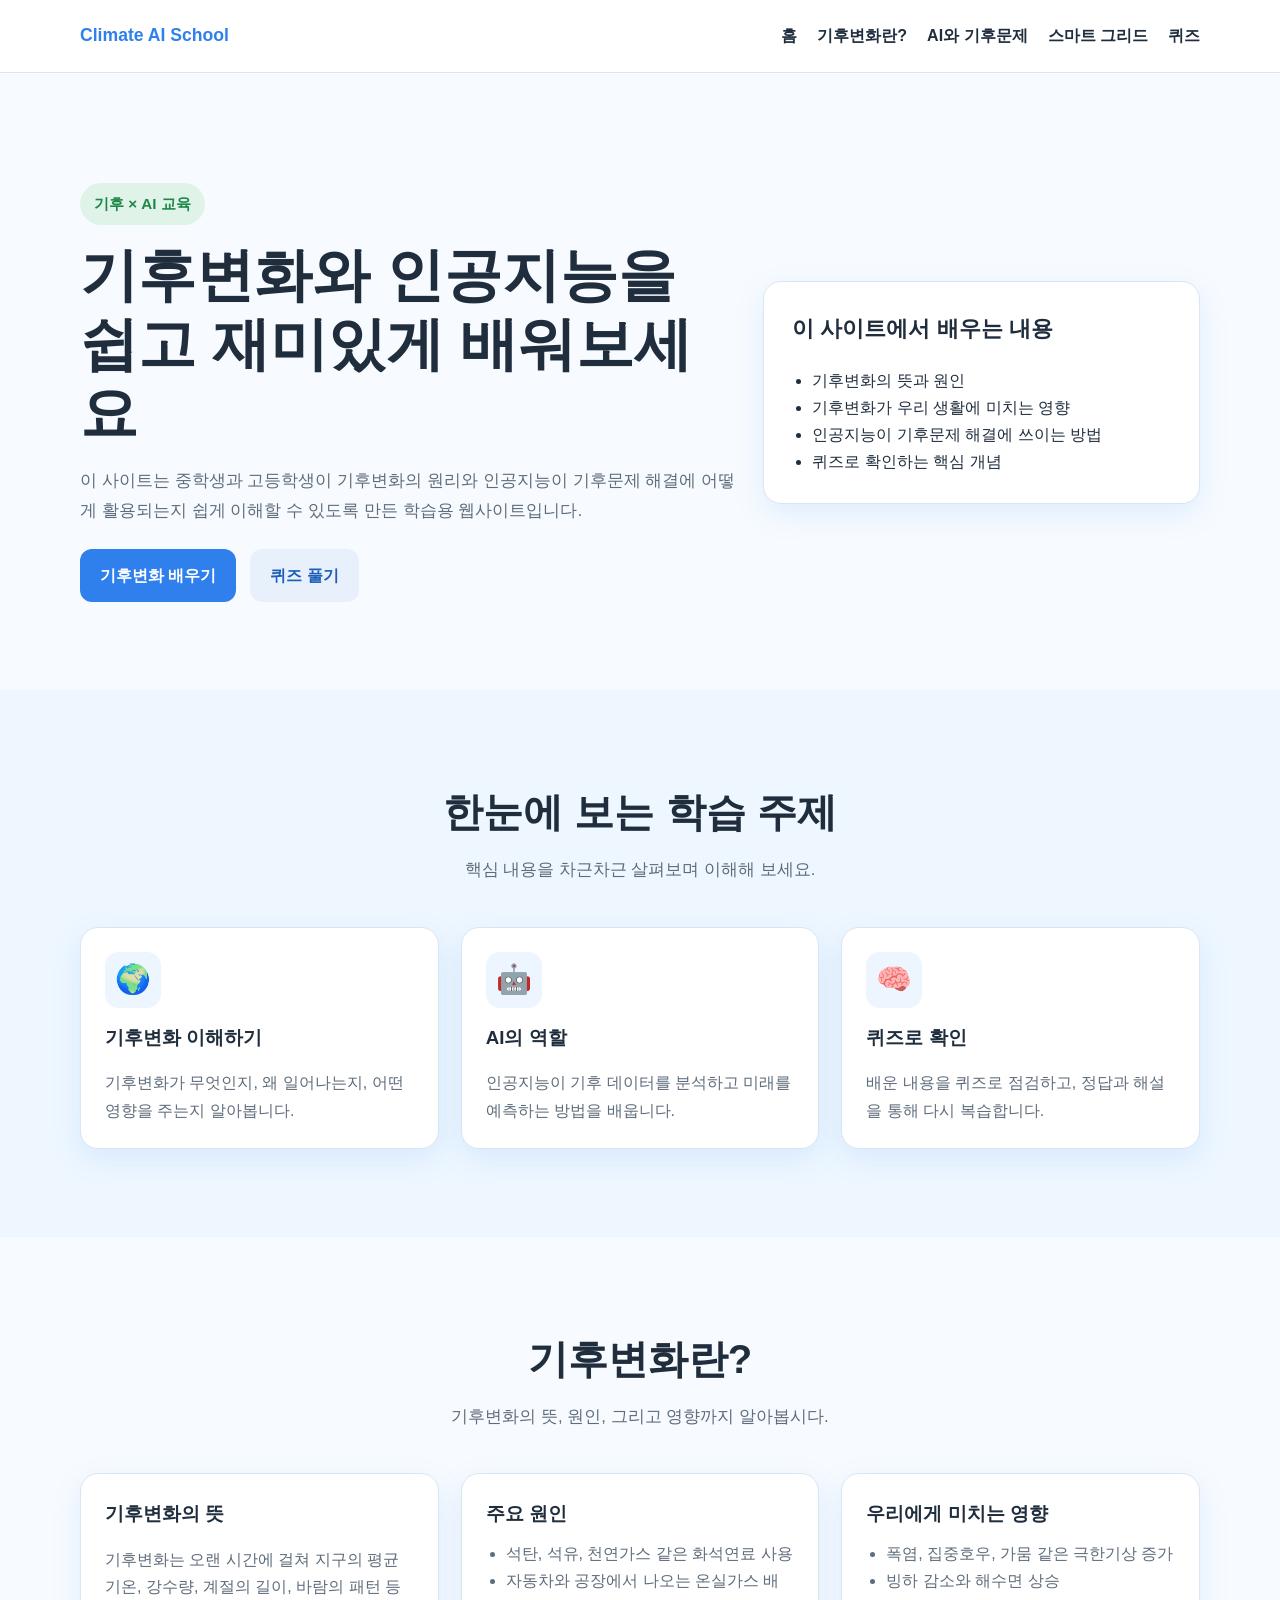
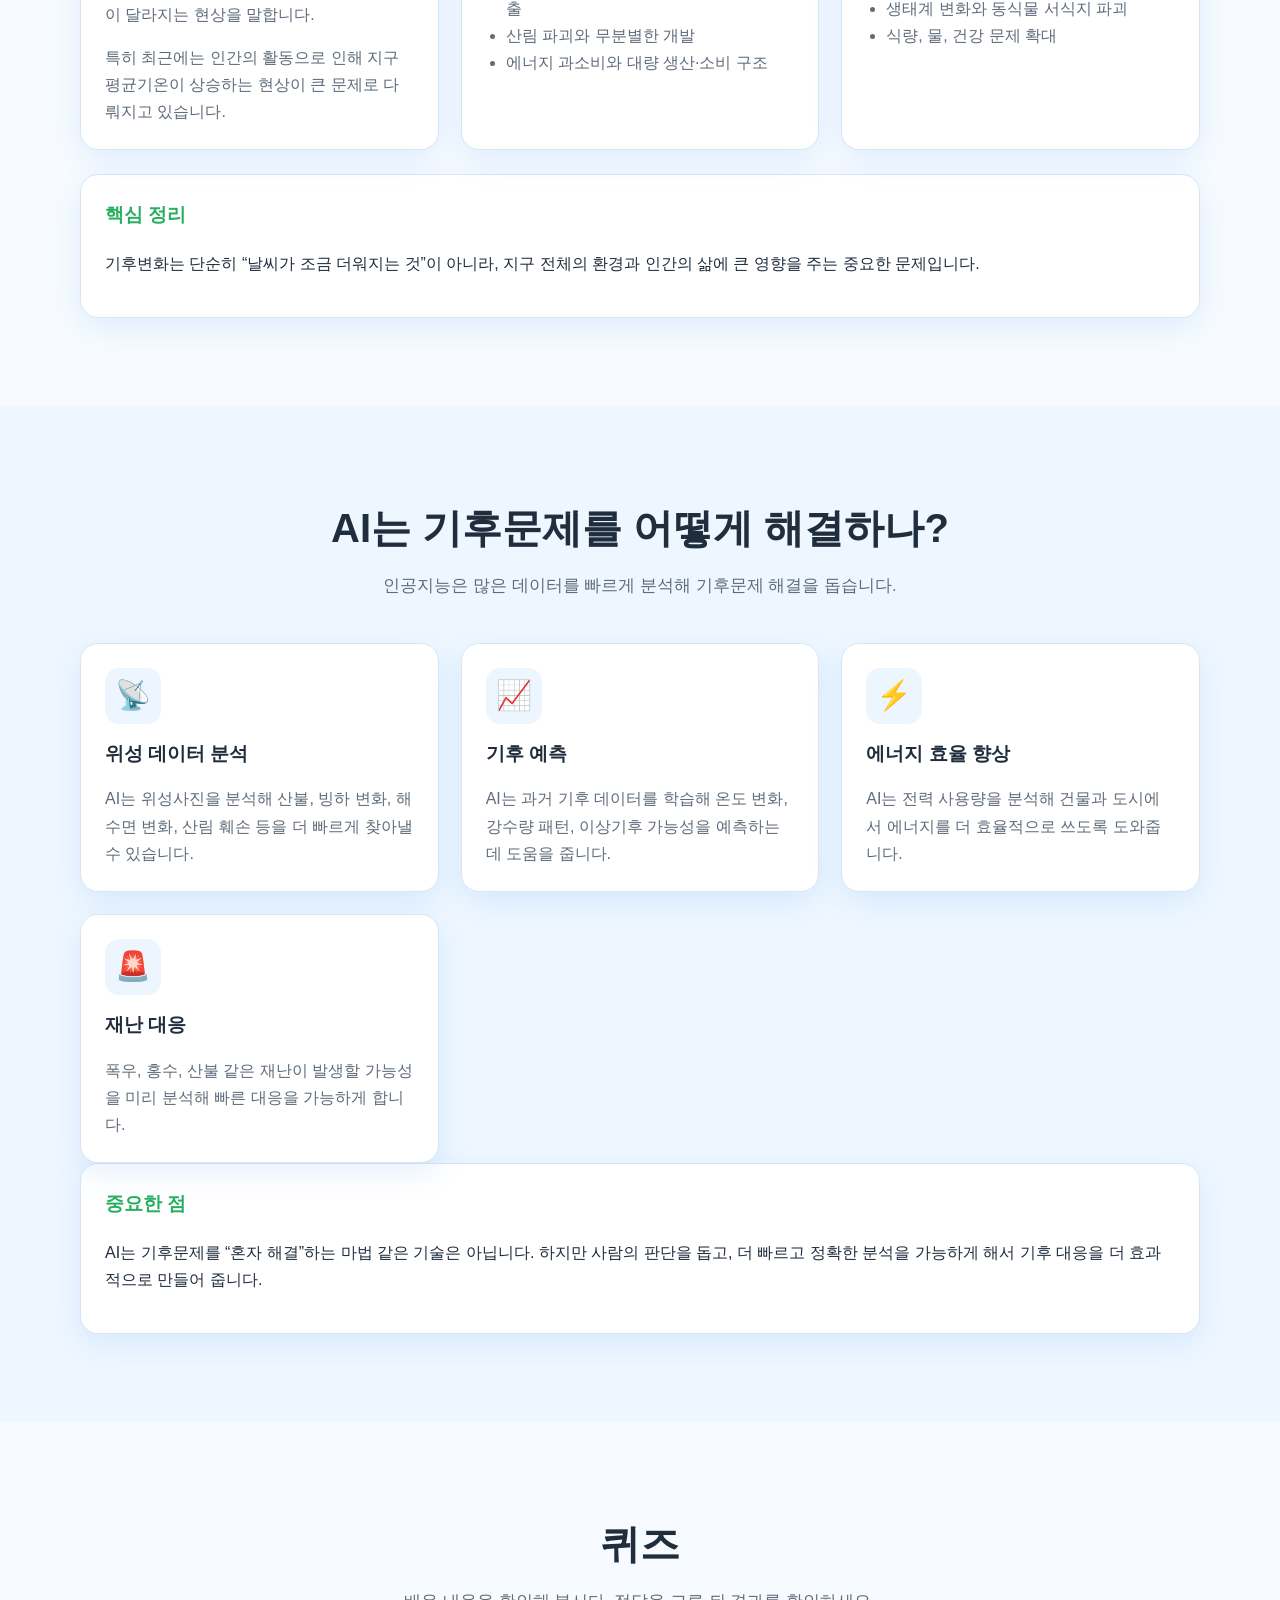
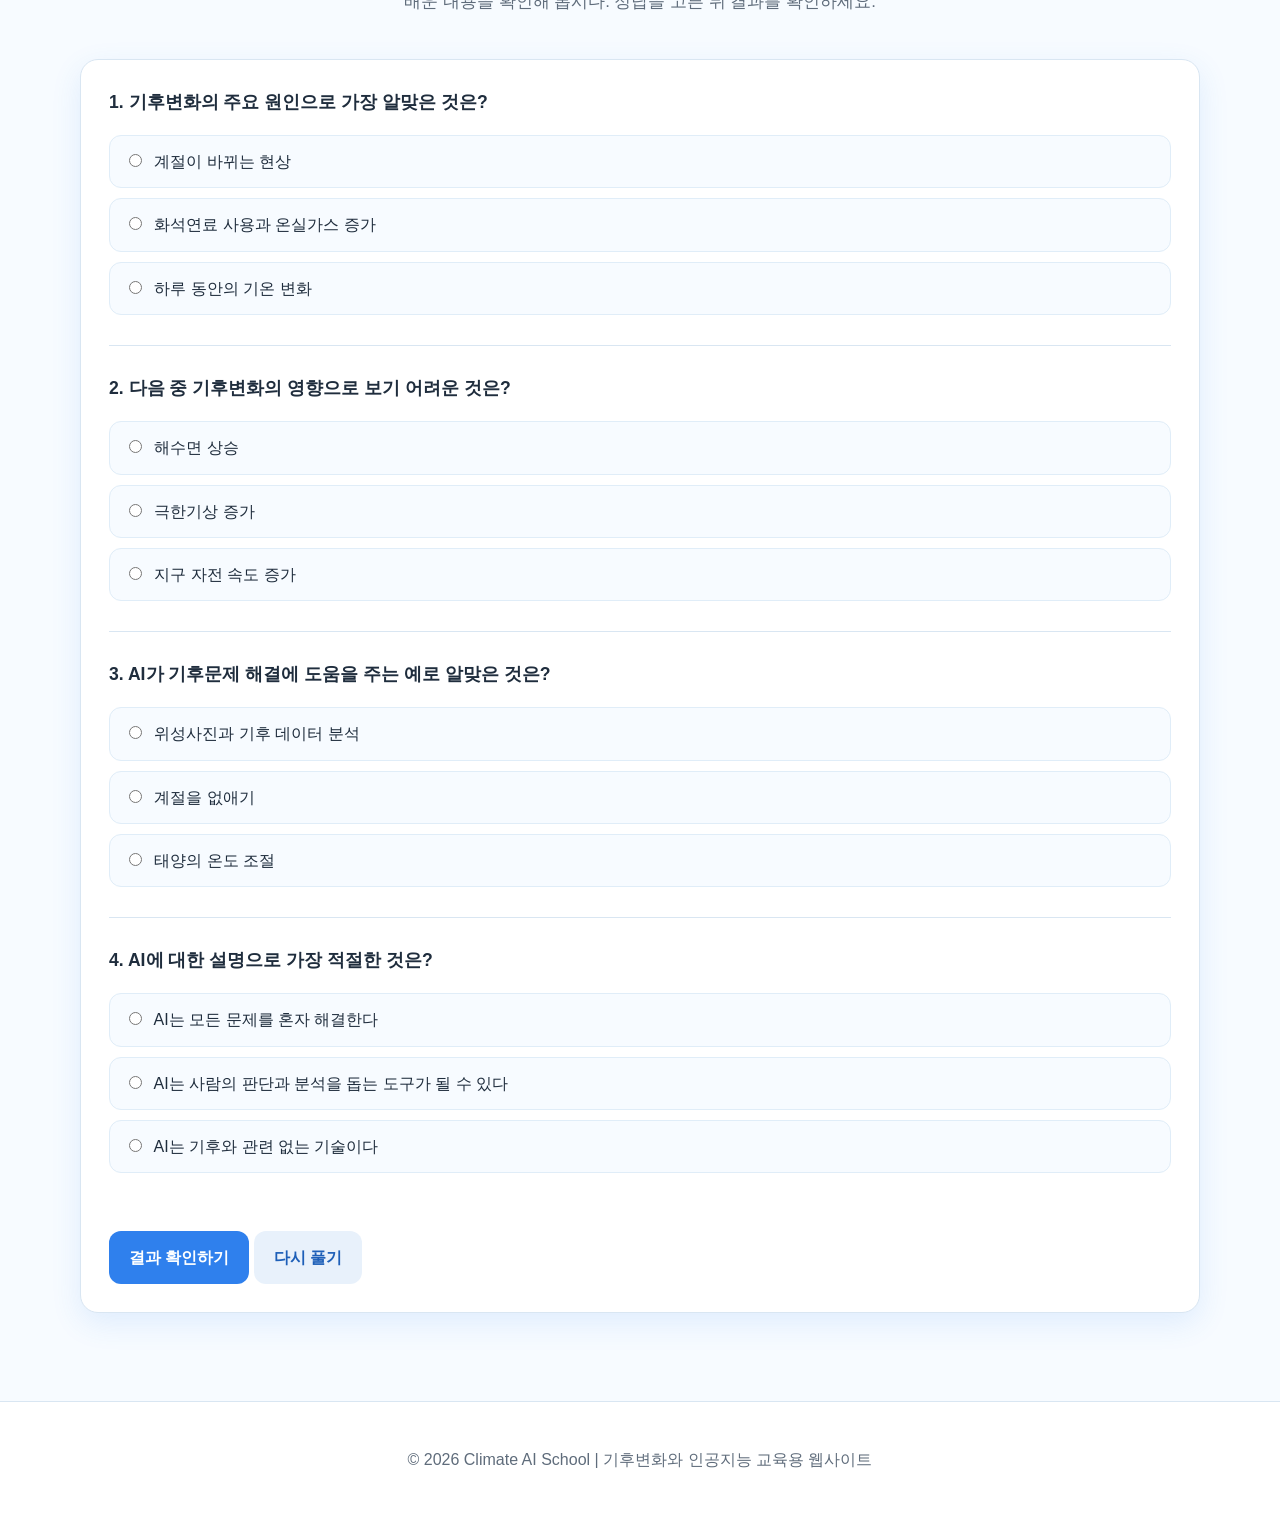
<file: index.html>
<!DOCTYPE html>
<html lang="ko">
<head>
  <meta charset="UTF-8" />
  <meta name="viewport" content="width=device-width, initial-scale=1.0" />
  <title>Climate AI School | 기후변화와 인공지능 학습 사이트</title>
  <meta
    name="description"
    content="중학생과 고등학생을 위한 기후변화와 인공지능 한국어 교육용 웹사이트"
  />
  <link rel="stylesheet" href="style.css" />
</head>
<body>
  <header class="site-header">
    <div class="container nav-wrap">
      <a href="#home" class="logo">Climate AI School</a>

      <button class="menu-toggle" id="menuToggle" aria-label="메뉴 열기">
        ☰
      </button>

      <nav class="nav" id="navMenu">
        <a href="#home">홈</a>
        <a href="#climate">기후변화란?</a>
        <a href="#ai">AI와 기후문제</a>
        <a href="./smart-grid/" target="_blank" rel="noopener noreferrer">  스마트 그리드</a>
        <a href="#quiz">퀴즈</a>
      </nav>
    </div>
  </header>

  <main>
    <!-- 홈 -->
    <section id="home" class="hero section">
      <div class="container hero-grid">
        <div class="hero-text">
          <span class="badge">기후 × AI 교육</span>
          <h1>기후변화와 인공지능을<br />쉽고 재미있게 배워보세요</h1>
          <p>
            이 사이트는 중학생과 고등학생이 기후변화의 원리와
            인공지능이 기후문제 해결에 어떻게 활용되는지 쉽게 이해할 수 있도록 만든
            학습용 웹사이트입니다.
          </p>
          <div class="hero-buttons">
            <a href="#climate" class="btn primary">기후변화 배우기</a>
            <a href="#quiz" class="btn secondary">퀴즈 풀기</a>
          </div>
        </div>

        <div class="hero-card">
          <h2>이 사이트에서 배우는 내용</h2>
          <ul>
            <li>기후변화의 뜻과 원인</li>
            <li>기후변화가 우리 생활에 미치는 영향</li>
            <li>인공지능이 기후문제 해결에 쓰이는 방법</li>
            <li>퀴즈로 확인하는 핵심 개념</li>
          </ul>
        </div>
      </div>
    </section>

    <!-- 홈 카드 -->
    <section class="section soft-bg">
      <div class="container">
        <div class="section-title">
          <h2>한눈에 보는 학습 주제</h2>
          <p>핵심 내용을 차근차근 살펴보며 이해해 보세요.</p>
        </div>

        <div class="card-grid">
          <article class="info-card">
            <div class="card-icon">🌍</div>
            <h3>기후변화 이해하기</h3>
            <p>
              기후변화가 무엇인지, 왜 일어나는지, 어떤 영향을 주는지 알아봅니다.
            </p>
          </article>

          <article class="info-card">
            <div class="card-icon">🤖</div>
            <h3>AI의 역할</h3>
            <p>
              인공지능이 기후 데이터를 분석하고 미래를 예측하는 방법을 배웁니다.
            </p>
          </article>

          <article class="info-card">
            <div class="card-icon">🧠</div>
            <h3>퀴즈로 확인</h3>
            <p>
              배운 내용을 퀴즈로 점검하고, 정답과 해설을 통해 다시 복습합니다.
            </p>
          </article>
        </div>
      </div>
    </section>

    <!-- 기후변화란 -->
    <section id="climate" class="section">
      <div class="container">
        <div class="section-title">
          <h2>기후변화란?</h2>
          <p>기후변화의 뜻, 원인, 그리고 영향까지 알아봅시다.</p>
        </div>

        <div class="content-grid">
          <article class="content-card">
            <h3>기후변화의 뜻</h3>
            <p>
              기후변화는 오랜 시간에 걸쳐 지구의 평균 기온, 강수량, 계절의 길이,
              바람의 패턴 등이 달라지는 현상을 말합니다.
            </p>
            <p>
              특히 최근에는 인간의 활동으로 인해 지구 평균기온이 상승하는
              현상이 큰 문제로 다뤄지고 있습니다.
            </p>
          </article>

          <article class="content-card">
            <h3>주요 원인</h3>
            <ul class="list">
              <li>석탄, 석유, 천연가스 같은 화석연료 사용</li>
              <li>자동차와 공장에서 나오는 온실가스 배출</li>
              <li>산림 파괴와 무분별한 개발</li>
              <li>에너지 과소비와 대량 생산·소비 구조</li>
            </ul>
          </article>

          <article class="content-card">
            <h3>우리에게 미치는 영향</h3>
            <ul class="list">
              <li>폭염, 집중호우, 가뭄 같은 극한기상 증가</li>
              <li>빙하 감소와 해수면 상승</li>
              <li>생태계 변화와 동식물 서식지 파괴</li>
              <li>식량, 물, 건강 문제 확대</li>
            </ul>
          </article>
        </div>

        <div class="highlight-box">
          <h3>핵심 정리</h3>
          <p>
            기후변화는 단순히 “날씨가 조금 더워지는 것”이 아니라,
            지구 전체의 환경과 인간의 삶에 큰 영향을 주는 중요한 문제입니다.
          </p>
        </div>
      </div>
    </section>

    <!-- AI는 기후문제를 어떻게 해결하나 -->
    <section id="ai" class="section soft-bg">
      <div class="container">
        <div class="section-title">
          <h2>AI는 기후문제를 어떻게 해결하나?</h2>
          <p>
            인공지능은 많은 데이터를 빠르게 분석해 기후문제 해결을 돕습니다.
          </p>
        </div>

        <div class="card-grid">
          <article class="info-card">
            <div class="card-icon">📡</div>
            <h3>위성 데이터 분석</h3>
            <p>
              AI는 위성사진을 분석해 산불, 빙하 변화, 해수면 변화, 산림 훼손 등을
              더 빠르게 찾아낼 수 있습니다.
            </p>
          </article>

          <article class="info-card">
            <div class="card-icon">📈</div>
            <h3>기후 예측</h3>
            <p>
              AI는 과거 기후 데이터를 학습해 온도 변화, 강수량 패턴,
              이상기후 가능성을 예측하는 데 도움을 줍니다.
            </p>
          </article>

          <article class="info-card">
            <div class="card-icon">⚡</div>
            <h3>에너지 효율 향상</h3>
            <p>
              AI는 전력 사용량을 분석해 건물과 도시에서 에너지를 더 효율적으로
              쓰도록 도와줍니다.
            </p>
          </article>

          <article class="info-card">
            <div class="card-icon">🚨</div>
            <h3>재난 대응</h3>
            <p>
              폭우, 홍수, 산불 같은 재난이 발생할 가능성을 미리 분석해
              빠른 대응을 가능하게 합니다.
            </p>
          </article>
        </div>

        <div class="highlight-box">
          <h3>중요한 점</h3>
          <p>
            AI는 기후문제를 “혼자 해결”하는 마법 같은 기술은 아닙니다.
            하지만 사람의 판단을 돕고, 더 빠르고 정확한 분석을 가능하게 해서
            기후 대응을 더 효과적으로 만들어 줍니다.
          </p>
        </div>
      </div>
    </section>

    <!-- 퀴즈 -->
    <section id="quiz" class="section">
      <div class="container">
        <div class="section-title">
          <h2>퀴즈</h2>
          <p>배운 내용을 확인해 봅시다. 정답을 고른 뒤 결과를 확인하세요.</p>
        </div>

        <div class="quiz-box">
          <form id="quizForm">
            <div class="quiz-item">
              <h3>1. 기후변화의 주요 원인으로 가장 알맞은 것은?</h3>
              <label><input type="radio" name="q1" value="a" /> 계절이 바뀌는 현상</label>
              <label><input type="radio" name="q1" value="b" /> 화석연료 사용과 온실가스 증가</label>
              <label><input type="radio" name="q1" value="c" /> 하루 동안의 기온 변화</label>
            </div>

            <div class="quiz-item">
              <h3>2. 다음 중 기후변화의 영향으로 보기 어려운 것은?</h3>
              <label><input type="radio" name="q2" value="a" /> 해수면 상승</label>
              <label><input type="radio" name="q2" value="b" /> 극한기상 증가</label>
              <label><input type="radio" name="q2" value="c" /> 지구 자전 속도 증가</label>
            </div>

            <div class="quiz-item">
              <h3>3. AI가 기후문제 해결에 도움을 주는 예로 알맞은 것은?</h3>
              <label><input type="radio" name="q3" value="a" /> 위성사진과 기후 데이터 분석</label>
              <label><input type="radio" name="q3" value="b" /> 계절을 없애기</label>
              <label><input type="radio" name="q3" value="c" /> 태양의 온도 조절</label>
            </div>

            <div class="quiz-item">
              <h3>4. AI에 대한 설명으로 가장 적절한 것은?</h3>
              <label><input type="radio" name="q4" value="a" /> AI는 모든 문제를 혼자 해결한다</label>
              <label><input type="radio" name="q4" value="b" /> AI는 사람의 판단과 분석을 돕는 도구가 될 수 있다</label>
              <label><input type="radio" name="q4" value="c" /> AI는 기후와 관련 없는 기술이다</label>
            </div>

            <button type="button" class="btn primary" id="submitQuiz">결과 확인하기</button>
            <button type="reset" class="btn secondary" id="resetQuiz">다시 풀기</button>
          </form>

          <div class="quiz-result" id="quizResult" aria-live="polite"></div>
        </div>
      </div>
    </section>
  </main>

  <footer class="site-footer">
    <div class="container">
      <p>© 2026 Climate AI School | 기후변화와 인공지능 교육용 웹사이트</p>
    </div>
  </footer>

  <script src="script.js"></script>
</body>
</html>
</file>
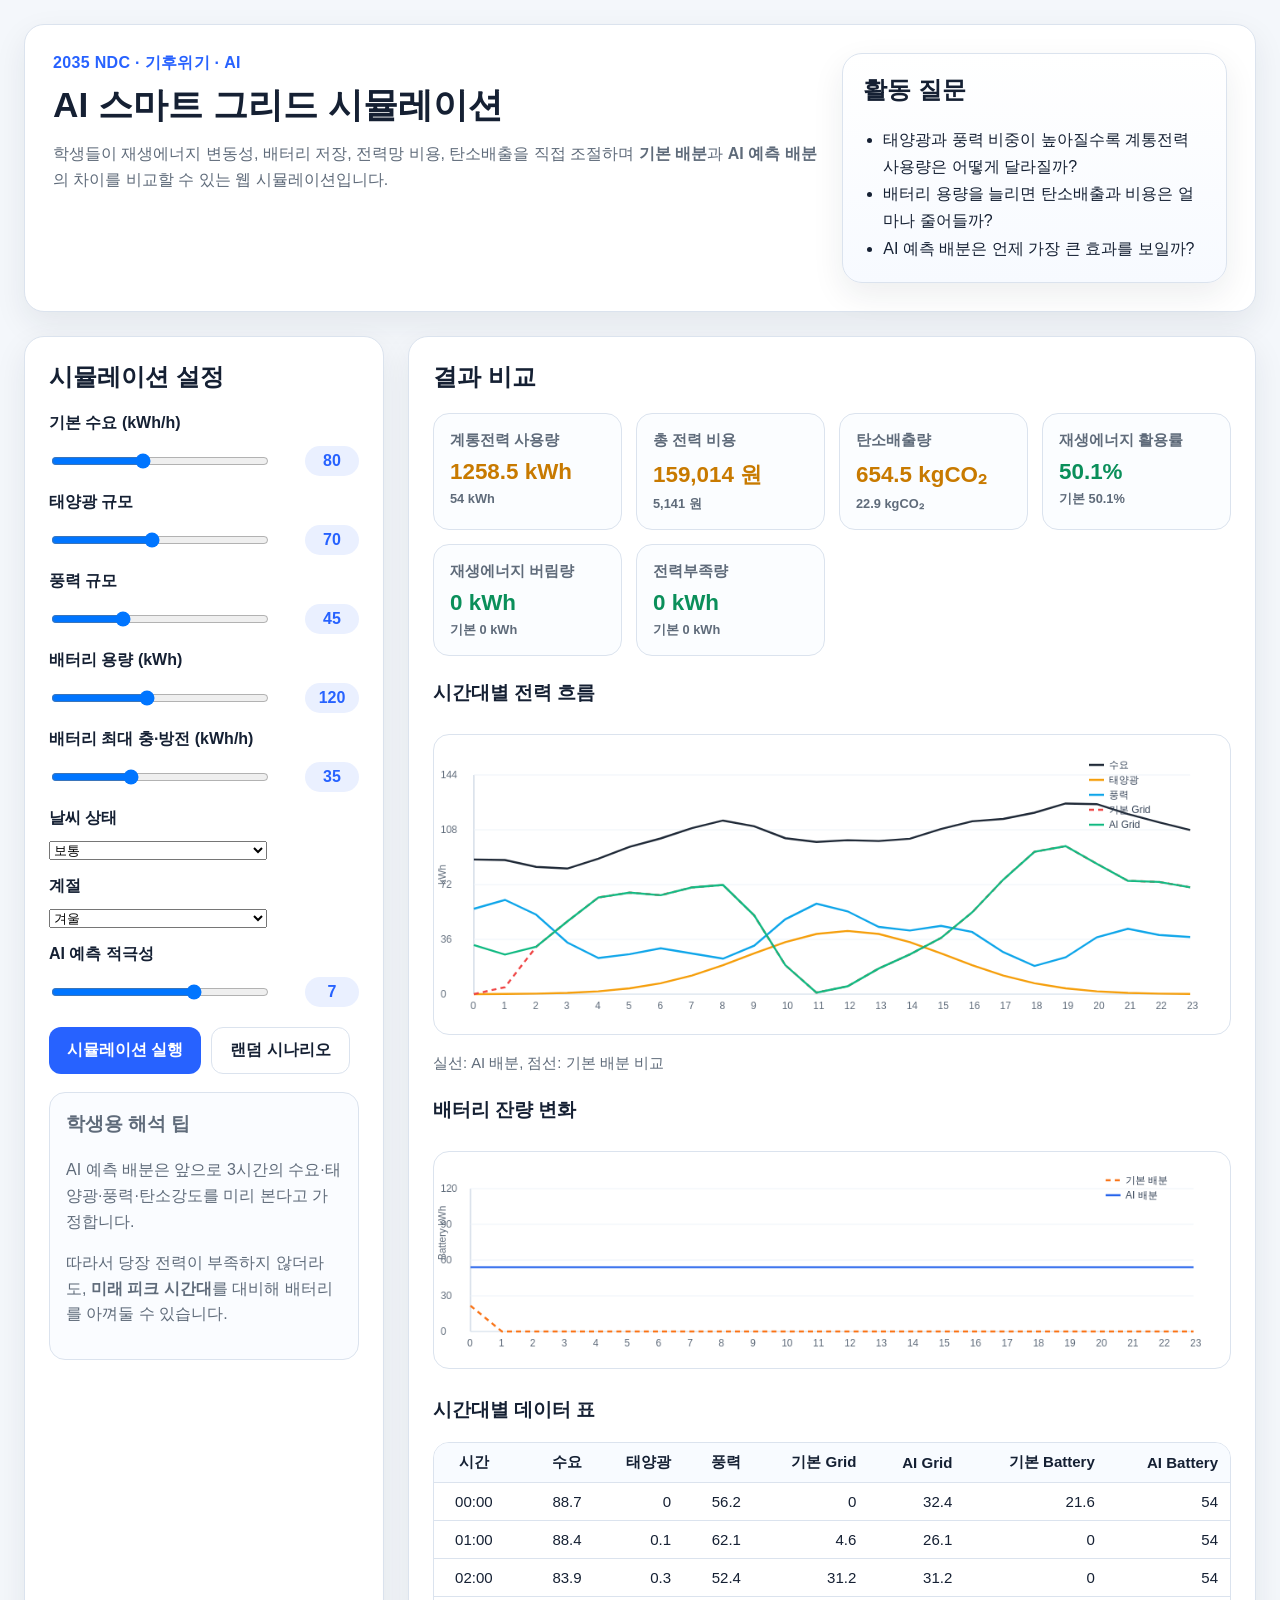
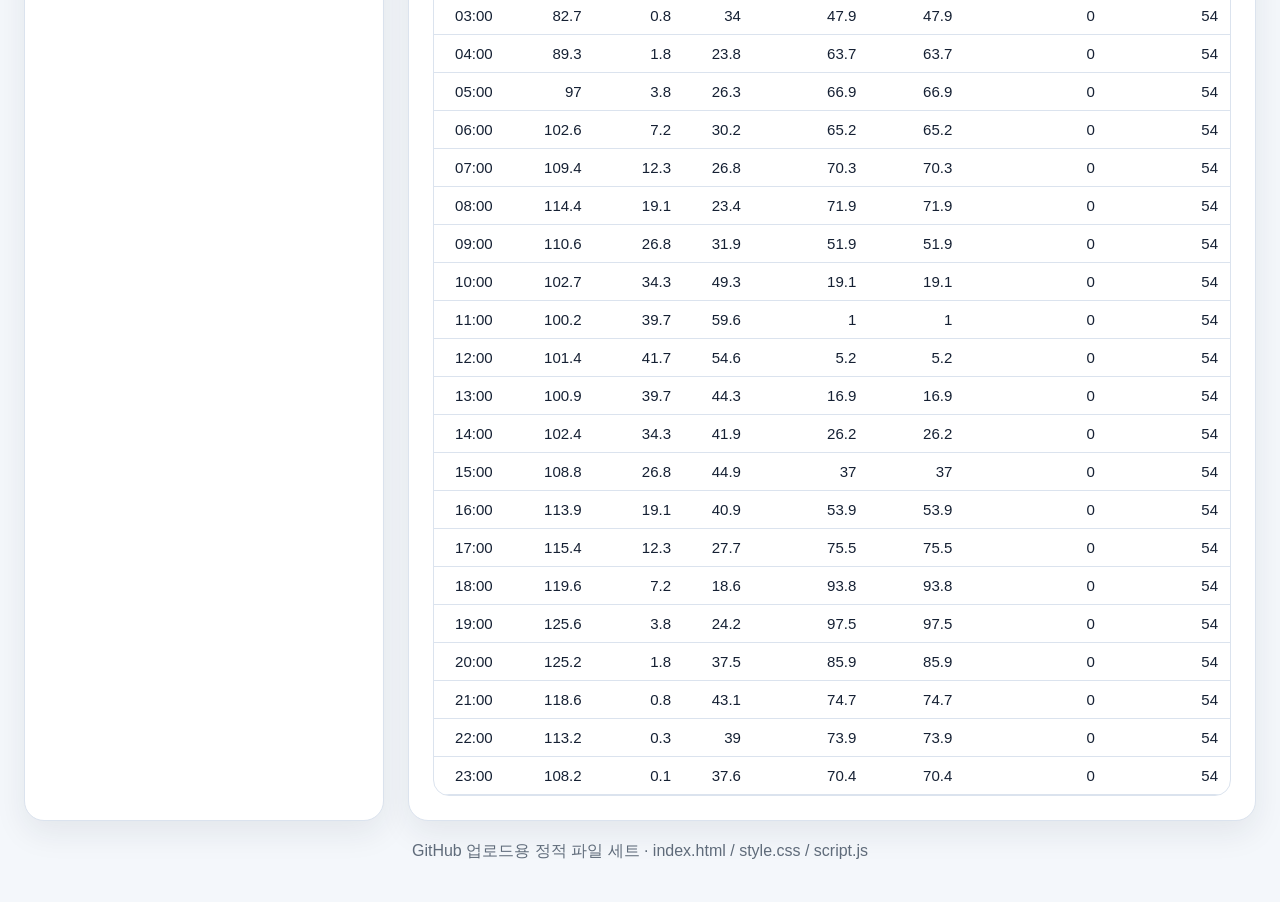
<file: smart-grid/index.html>
<!DOCTYPE html>
<html lang="ko">
<head>
  <meta charset="UTF-8" />
  <meta name="viewport" content="width=device-width, initial-scale=1.0" />
  <title>AI 스마트 그리드 시뮬레이션</title>
  <link rel="stylesheet" href="style.css" />
</head>
<body>
  <div class="container">
    <header class="hero">
      <div>
        <p class="eyebrow">2035 NDC · 기후위기 · AI</p>
        <h1>AI 스마트 그리드 시뮬레이션</h1>
        <p class="subtitle">
          학생들이 재생에너지 변동성, 배터리 저장, 전력망 비용, 탄소배출을 직접 조절하며
          <strong>기본 배분</strong>과 <strong>AI 예측 배분</strong>의 차이를 비교할 수 있는 웹 시뮬레이션입니다.
        </p>
      </div>
      <div class="hero-card">
        <h2>활동 질문</h2>
        <ul>
          <li>태양광과 풍력 비중이 높아질수록 계통전력 사용량은 어떻게 달라질까?</li>
          <li>배터리 용량을 늘리면 탄소배출과 비용은 얼마나 줄어들까?</li>
          <li>AI 예측 배분은 언제 가장 큰 효과를 보일까?</li>
        </ul>
      </div>
    </header>

    <main class="layout">
      <section class="panel controls">
        <h2>시뮬레이션 설정</h2>

        <div class="control">
          <label for="baseDemand">기본 수요 (kWh/h)</label>
          <input id="baseDemand" type="range" min="30" max="150" value="80" step="1" />
          <span id="baseDemandValue">80</span>
        </div>

        <div class="control">
          <label for="solarScale">태양광 규모</label>
          <input id="solarScale" type="range" min="10" max="140" value="70" step="1" />
          <span id="solarScaleValue">70</span>
        </div>

        <div class="control">
          <label for="windScale">풍력 규모</label>
          <input id="windScale" type="range" min="10" max="120" value="45" step="1" />
          <span id="windScaleValue">45</span>
        </div>

        <div class="control">
          <label for="batteryCapacity">배터리 용량 (kWh)</label>
          <input id="batteryCapacity" type="range" min="20" max="250" value="120" step="5" />
          <span id="batteryCapacityValue">120</span>
        </div>

        <div class="control">
          <label for="batteryPower">배터리 최대 충·방전 (kWh/h)</label>
          <input id="batteryPower" type="range" min="10" max="80" value="35" step="1" />
          <span id="batteryPowerValue">35</span>
        </div>

        <div class="control">
          <label for="weather">날씨 상태</label>
          <select id="weather">
            <option value="sunny">맑음</option>
            <option value="mixed" selected>보통</option>
            <option value="cloudy">흐림</option>
          </select>
        </div>

        <div class="control">
          <label for="season">계절</label>
          <select id="season">
            <option value="spring">봄/가을</option>
            <option value="summer">여름</option>
            <option value="winter" selected>겨울</option>
          </select>
        </div>

        <div class="control">
          <label for="aiLevel">AI 예측 적극성</label>
          <input id="aiLevel" type="range" min="1" max="10" value="7" step="1" />
          <span id="aiLevelValue">7</span>
        </div>

        <div class="buttons">
          <button id="runBtn">시뮬레이션 실행</button>
          <button id="randomBtn" class="secondary">랜덤 시나리오</button>
        </div>

        <div class="notes">
          <h3>학생용 해석 팁</h3>
          <p>AI 예측 배분은 앞으로 3시간의 수요·태양광·풍력·탄소강도를 미리 본다고 가정합니다.</p>
          <p>따라서 당장 전력이 부족하지 않더라도, <strong>미래 피크 시간대</strong>를 대비해 배터리를 아껴둘 수 있습니다.</p>
        </div>
      </section>

      <section class="panel outputs">
        <h2>결과 비교</h2>

        <div class="cards" id="summaryCards"></div>

        <div class="chart-block">
          <h3>시간대별 전력 흐름</h3>
          <canvas id="flowChart" width="960" height="360"></canvas>
          <p class="caption">실선: AI 배분, 점선: 기본 배분 비교</p>
        </div>

        <div class="chart-block">
          <h3>배터리 잔량 변화</h3>
          <canvas id="batteryChart" width="960" height="260"></canvas>
        </div>

        <div class="chart-block">
          <h3>시간대별 데이터 표</h3>
          <div class="table-wrap">
            <table id="resultTable">
              <thead>
                <tr>
                  <th>시간</th>
                  <th>수요</th>
                  <th>태양광</th>
                  <th>풍력</th>
                  <th>기본 Grid</th>
                  <th>AI Grid</th>
                  <th>기본 Battery</th>
                  <th>AI Battery</th>
                </tr>
              </thead>
              <tbody></tbody>
            </table>
          </div>
        </div>
      </section>
    </main>

    <footer class="footer">
      <p>GitHub 업로드용 정적 파일 세트 · index.html / style.css / script.js</p>
    </footer>
  </div>

  <script src="script.js"></script>
</body>
</html>
</file>
<file: style.css>
:root {
  --bg: #f7fbff;
  --white: #ffffff;
  --primary: #2f80ed;
  --primary-dark: #1d5fb8;
  --accent: #27ae60;
  --text: #1f2d3d;
  --muted: #5f6c7b;
  --border: #d9e6f2;
  --soft: #eef7ff;
  --shadow: 0 10px 30px rgba(47, 128, 237, 0.12);
  --radius: 18px;
  --max-width: 1120px;
}

* {
  box-sizing: border-box;
}

html {
  scroll-behavior: smooth;
}

body {
  margin: 0;
  font-family: "Pretendard", "Noto Sans KR", Arial, sans-serif;
  background: var(--bg);
  color: var(--text);
  line-height: 1.7;
}

img {
  max-width: 100%;
  display: block;
}

a {
  color: inherit;
  text-decoration: none;
}

button,
input {
  font: inherit;
}

.container {
  width: min(92%, var(--max-width));
  margin: 0 auto;
}

.section {
  padding: 88px 0;
}

.soft-bg {
  background: var(--soft);
}

.section-title {
  text-align: center;
  margin-bottom: 42px;
}

.section-title h2 {
  margin: 0 0 10px;
  font-size: clamp(1.9rem, 4vw, 2.5rem);
}

.section-title p {
  margin: 0;
  color: var(--muted);
  font-size: 1.05rem;
}

/* Header */
.site-header {
  position: sticky;
  top: 0;
  z-index: 1000;
  background: rgba(255, 255, 255, 0.92);
  backdrop-filter: blur(8px);
  border-bottom: 1px solid var(--border);
}

.nav-wrap {
  display: flex;
  align-items: center;
  justify-content: space-between;
  min-height: 72px;
}

.logo {
  font-weight: 800;
  color: var(--primary);
  font-size: 1.1rem;
}

.nav {
  display: flex;
  gap: 20px;
}

.nav a {
  color: var(--text);
  font-weight: 600;
}

.nav a:hover {
  color: var(--primary);
}

.menu-toggle {
  display: none;
  border: 0;
  background: transparent;
  font-size: 1.7rem;
  cursor: pointer;
}

/* Hero */
.hero {
  padding-top: 110px;
}

.hero-grid {
  display: grid;
  grid-template-columns: 1.2fr 0.8fr;
  gap: 28px;
  align-items: center;
}

.badge {
  display: inline-block;
  margin-bottom: 16px;
  padding: 8px 14px;
  border-radius: 999px;
  background: #dff3e8;
  color: #1e8748;
  font-weight: 700;
  font-size: 0.95rem;
}

.hero-text h1 {
  margin: 0 0 18px;
  line-height: 1.2;
  font-size: clamp(2.2rem, 5vw, 3.6rem);
}

.hero-text p {
  margin: 0 0 24px;
  color: var(--muted);
  font-size: 1.08rem;
}

.hero-buttons {
  display: flex;
  gap: 14px;
  flex-wrap: wrap;
}

.hero-card,
.info-card,
.content-card,
.quiz-box,
.highlight-box {
  background: var(--white);
  border: 1px solid var(--border);
  border-radius: var(--radius);
  box-shadow: var(--shadow);
}

.hero-card {
  padding: 28px;
}

.hero-card h2 {
  margin-top: 0;
  font-size: 1.4rem;
}

.hero-card ul {
  padding-left: 20px;
  margin: 0;
}

/* Buttons */
.btn {
  display: inline-block;
  padding: 13px 20px;
  border-radius: 12px;
  border: 0;
  cursor: pointer;
  font-weight: 700;
  transition: transform 0.2s ease, background 0.2s ease;
}

.btn:hover {
  transform: translateY(-2px);
}

.btn.primary {
  background: var(--primary);
  color: #fff;
}

.btn.primary:hover {
  background: var(--primary-dark);
}

.btn.secondary {
  background: #e8f1fb;
  color: var(--primary-dark);
}

/* Cards */
.card-grid,
.content-grid {
  display: grid;
  gap: 22px;
}

.card-grid {
  grid-template-columns: repeat(3, 1fr);
}

.content-grid {
  grid-template-columns: repeat(3, 1fr);
  margin-bottom: 24px;
}

.info-card,
.content-card {
  padding: 24px;
}

.info-card h3,
.content-card h3 {
  margin-top: 0;
  margin-bottom: 10px;
}

.info-card p,
.content-card p {
  margin-bottom: 0;
  color: var(--muted);
}

.card-icon {
  width: 56px;
  height: 56px;
  display: grid;
  place-items: center;
  border-radius: 14px;
  background: #edf6ff;
  font-size: 1.8rem;
  margin-bottom: 14px;
}

.list {
  padding-left: 20px;
  margin: 0;
  color: var(--muted);
}

.highlight-box {
  padding: 24px;
}

.highlight-box h3 {
  margin-top: 0;
  color: var(--accent);
}

/* Quiz */
.quiz-box {
  padding: 28px;
}

.quiz-item {
  margin-bottom: 28px;
  padding-bottom: 20px;
  border-bottom: 1px solid var(--border);
}

.quiz-item:last-of-type {
  border-bottom: none;
}

.quiz-item h3 {
  margin-top: 0;
  font-size: 1.1rem;
}

.quiz-item label {
  display: block;
  margin: 10px 0;
  padding: 12px 14px;
  border-radius: 12px;
  background: #f7fbff;
  border: 1px solid #e0edf8;
  cursor: pointer;
}

.quiz-item input {
  margin-right: 8px;
}

.quiz-result {
  margin-top: 22px;
  padding: 20px;
  border-radius: 14px;
  background: #f2fbf5;
  border: 1px solid #caebd5;
  display: none;
}

.quiz-result.show {
  display: block;
}

.quiz-result strong {
  color: var(--accent);
}

/* Footer */
.site-footer {
  padding: 28px 0;
  border-top: 1px solid var(--border);
  background: #fff;
  text-align: center;
  color: var(--muted);
}

/* Responsive */
@media (max-width: 900px) {
  .hero-grid,
  .card-grid,
  .content-grid {
    grid-template-columns: 1fr;
  }

  .hero {
    padding-top: 88px;
  }
}

@media (max-width: 768px) {
  .menu-toggle {
    display: block;
  }

  .nav {
    position: absolute;
    top: 72px;
    left: 0;
    right: 0;
    background: #fff;
    border-bottom: 1px solid var(--border);
    display: none;
    flex-direction: column;
    padding: 12px 20px 20px;
    gap: 12px;
  }

  .nav.show {
    display: flex;
  }

  .section {
    padding: 72px 0;
  }

  .hero-text h1 {
    font-size: 2rem;
  }

  .hero-text p,
  .section-title p {
    font-size: 1rem;
  }

  .quiz-box,
  .hero-card,
  .info-card,
  .content-card,
  .highlight-box {
    padding: 20px;
  }
}
</file>
<file: smart-grid/style.css>
:root {
  --bg: #f4f7fb;
  --panel: #ffffff;
  --line: #dbe3ee;
  --text: #152033;
  --muted: #5f6b7a;
  --accent: #2762ff;
  --accent-soft: #eaf0ff;
  --good: #0a8f5a;
  --warn: #c87a00;
  --shadow: 0 12px 32px rgba(20, 32, 51, 0.08);
}

* {
  box-sizing: border-box;
}

body {
  margin: 0;
  font-family: "Segoe UI", "Apple SD Gothic Neo", "Noto Sans KR", sans-serif;
  background: var(--bg);
  color: var(--text);
}

.container {
  max-width: 1400px;
  margin: 0 auto;
  padding: 24px;
}

.hero {
  display: grid;
  grid-template-columns: 2fr 1fr;
  gap: 20px;
  margin-bottom: 24px;
}

.hero,
.panel,
.hero-card {
  background: var(--panel);
  border: 1px solid var(--line);
  border-radius: 20px;
  box-shadow: var(--shadow);
}

.hero {
  padding: 28px;
  align-items: start;
}

.eyebrow {
  color: var(--accent);
  font-weight: 700;
  margin: 0 0 8px 0;
  letter-spacing: 0.02em;
}

h1 {
  font-size: 2.2rem;
  margin: 0 0 12px 0;
}

.subtitle {
  margin: 0;
  color: var(--muted);
  line-height: 1.6;
}

.hero-card {
  padding: 20px;
  background: linear-gradient(180deg, #ffffff 0%, #f7faff 100%);
}

.hero-card h2,
.panel h2,
.chart-block h3,
.notes h3 {
  margin-top: 0;
}

.hero-card ul {
  padding-left: 20px;
  margin-bottom: 0;
  line-height: 1.7;
}

.layout {
  display: grid;
  grid-template-columns: 360px 1fr;
  gap: 24px;
}

.panel {
  padding: 24px;
}

.control {
  display: grid;
  grid-template-columns: 1fr 80px;
  gap: 12px;
  align-items: center;
  margin-bottom: 16px;
}

.control label {
  grid-column: 1 / -1;
  font-weight: 600;
}

.control input[type="range"],
.control select {
  grid-column: 1 / 2;
  width: 100%;
}

.control span {
  grid-column: 2 / 3;
  justify-self: end;
  min-width: 54px;
  text-align: center;
  background: var(--accent-soft);
  color: var(--accent);
  padding: 6px 10px;
  border-radius: 999px;
  font-weight: 700;
}

.buttons {
  display: flex;
  gap: 10px;
  margin: 20px 0 16px;
}

button {
  border: none;
  border-radius: 12px;
  padding: 12px 18px;
  font-size: 1rem;
  cursor: pointer;
  background: var(--accent);
  color: white;
  font-weight: 700;
}

button.secondary {
  background: white;
  color: var(--text);
  border: 1px solid var(--line);
}

.notes {
  margin-top: 18px;
  padding: 16px;
  border: 1px solid var(--line);
  border-radius: 16px;
  background: #fafcff;
  color: var(--muted);
  line-height: 1.6;
}

.cards {
  display: grid;
  grid-template-columns: repeat(4, minmax(160px, 1fr));
  gap: 14px;
  margin-bottom: 20px;
}

.card {
  border: 1px solid var(--line);
  border-radius: 16px;
  padding: 16px;
  background: #fbfdff;
}

.card h4 {
  margin: 0 0 8px 0;
  font-size: 0.95rem;
  color: var(--muted);
}

.metric {
  font-size: 1.4rem;
  font-weight: 800;
}

.metric small {
  display: block;
  font-size: 0.8rem;
  color: var(--muted);
  font-weight: 600;
  margin-top: 6px;
}

.good {
  color: var(--good);
}

.warn {
  color: var(--warn);
}

.chart-block {
  margin-top: 24px;
}

.chart-block canvas {
  width: 100%;
  max-width: 100%;
  background: white;
  border: 1px solid var(--line);
  border-radius: 16px;
  margin-top: 10px;
}

.caption {
  color: var(--muted);
  font-size: 0.92rem;
}

.table-wrap {
  overflow-x: auto;
  border: 1px solid var(--line);
  border-radius: 16px;
  background: white;
}

table {
  width: 100%;
  border-collapse: collapse;
  min-width: 760px;
}

th, td {
  padding: 10px 12px;
  border-bottom: 1px solid var(--line);
  text-align: right;
  font-size: 0.94rem;
}

th:first-child, td:first-child {
  text-align: center;
}

thead th {
  position: sticky;
  top: 0;
  background: #f8fbff;
  z-index: 1;
}

.footer {
  margin-top: 20px;
  text-align: center;
  color: var(--muted);
}

@media (max-width: 1100px) {
  .hero,
  .layout {
    grid-template-columns: 1fr;
  }
}

@media (max-width: 720px) {
  .cards {
    grid-template-columns: repeat(2, minmax(140px, 1fr));
  }
}
</file>
